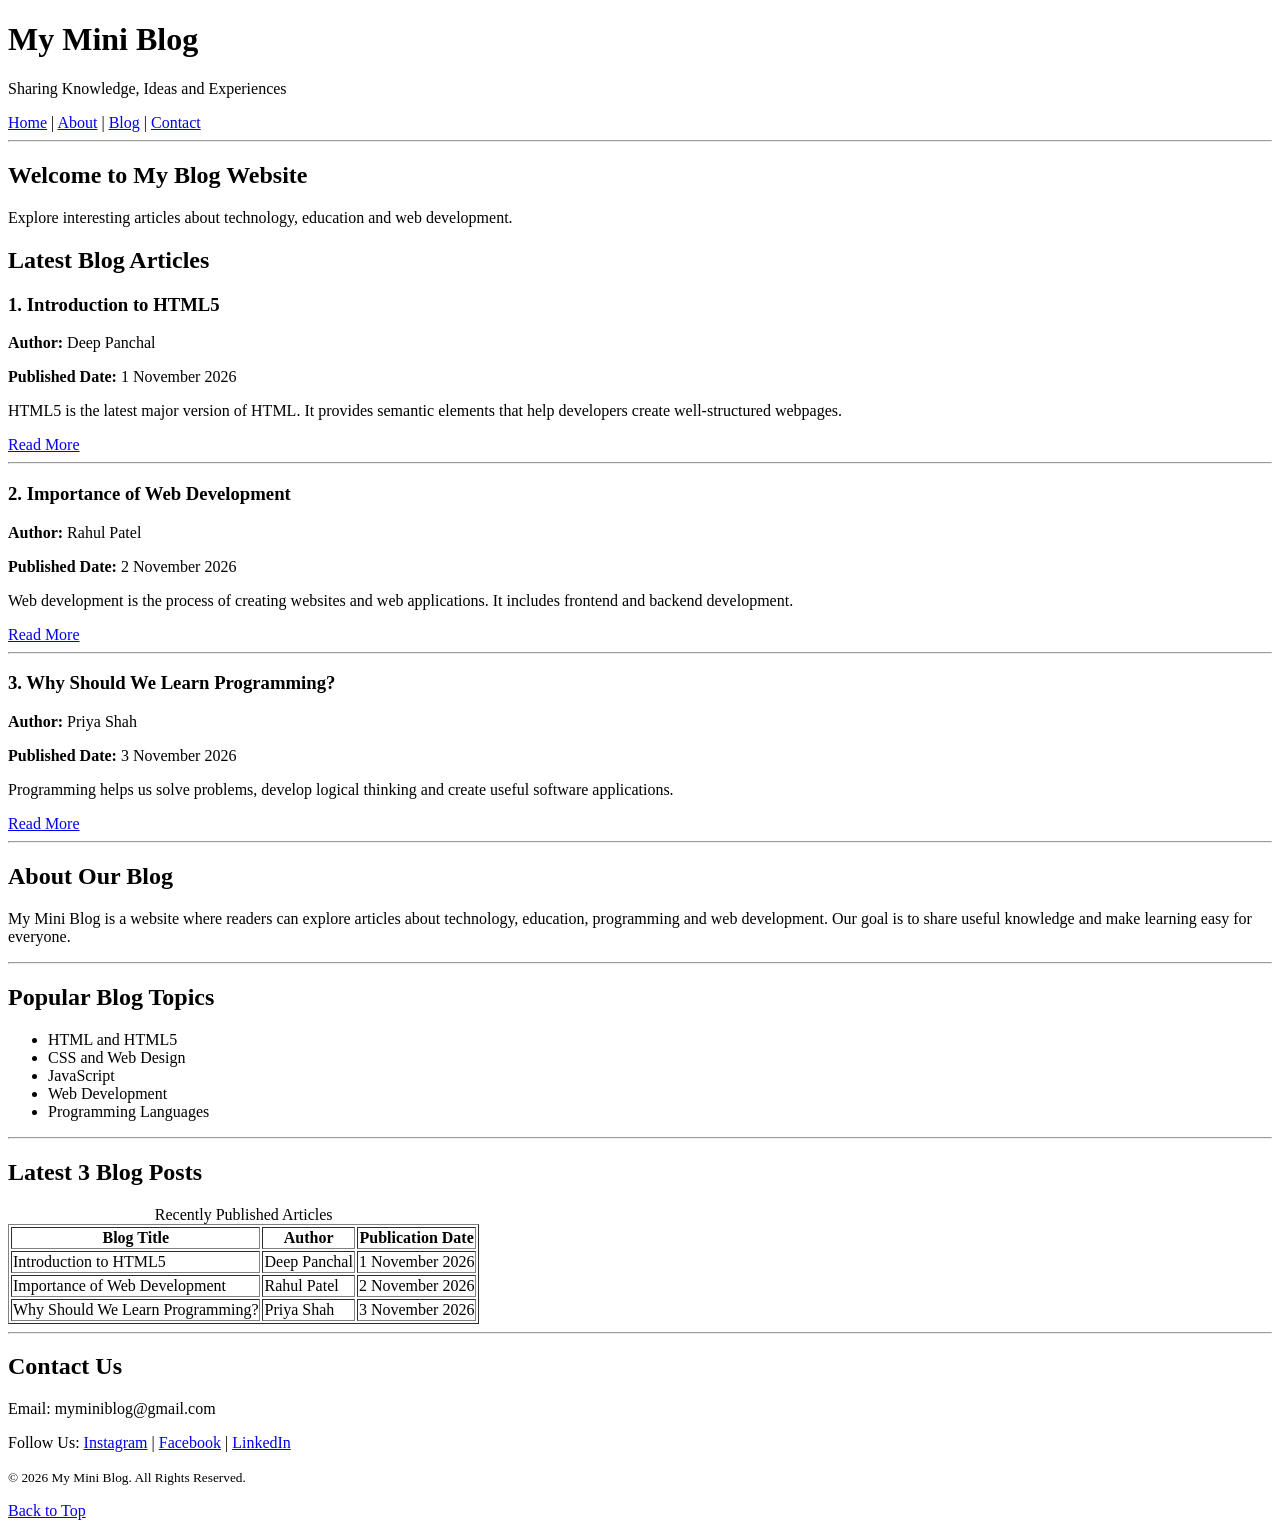
<file: index.html>
<!DOCTYPE html>
<html lang="en">

<head>
    <meta charset="UTF-8">
    <meta name="viewport" content="width=device-width, initial-scale=1.0">
    <title>My Mini Blog Website</title>
</head>

<body>

    <!-- Header Section -->
    <header id="home">

        <h1>My Mini Blog</h1>
        <p>Sharing Knowledge, Ideas and Experiences</p>

        <!-- Navigation Menu -->
        <nav>
            <a href="#home">Home</a> |
            <a href="#about">About</a> |
            <a href="#blog">Blog</a> |
            <a href="#contact">Contact</a>
        </nav>

    </header>

    <hr>

    <!-- Main Content -->
    <main>

        <h2>Welcome to My Blog Website</h2>
        <p>Explore interesting articles about technology,
            education and web development.</p>

        <!-- Blog Articles Section -->
        <section id="blog">

            <h2>Latest Blog Articles</h2>

            <!-- Article 1 -->
            <article>

                <h3>1. Introduction to HTML5</h3>

                <p><strong>Author:</strong> Deep Panchal</p>
                <p><strong>Published Date:</strong>
                    <time datetime="2026-11-01">1 November 2026</time>
                </p>

                <p>
                    HTML5 is the latest major version of HTML.
                    It provides semantic elements that help
                    developers create well-structured webpages.
                </p>

                <a href="https://developer.mozilla.org/en-US/docs/Web/HTML">
                    Read More
                </a>

            </article>

            <hr>

            <!-- Article 2 -->
            <article>

                <h3>2. Importance of Web Development</h3>

                <p><strong>Author:</strong> Rahul Patel</p>
                <p><strong>Published Date:</strong>
                    <time datetime="2026-11-02">2 November 2026</time>
                </p>

                <p>
                    Web development is the process of creating
                    websites and web applications. It includes
                    frontend and backend development.
                </p>

                <a href="https://developer.mozilla.org/en-US/docs/Learn_web_development">
                    Read More
                </a>

            </article>

            <hr>

            <!-- Article 3 -->
            <article>

                <h3>3. Why Should We Learn Programming?</h3>

                <p><strong>Author:</strong> Priya Shah</p>
                <p><strong>Published Date:</strong>
                    <time datetime="2026-11-03">3 November 2026</time>
                </p>

                <p>
                    Programming helps us solve problems,
                    develop logical thinking and create
                    useful software applications.
                </p>

                <a href="https://www.w3schools.com/programming/">
                    Read More
                </a>

            </article>

        </section>

        <hr>

        <!-- About Section -->
        <section id="about">

            <h2>About Our Blog</h2>

            <p>
                My Mini Blog is a website where readers can
                explore articles about technology, education,
                programming and web development.
                Our goal is to share useful knowledge and
                make learning easy for everyone.
            </p>

        </section>

        <hr>

        <!-- Sidebar Section -->
        <aside>

            <h2>Popular Blog Topics</h2>

            <ul>
                <li>HTML and HTML5</li>
                <li>CSS and Web Design</li>
                <li>JavaScript</li>
                <li>Web Development</li>
                <li>Programming Languages</li>
            </ul>

        </aside>

        <hr>

        <!-- Latest Blog Posts Table -->
        <section>

            <h2>Latest 3 Blog Posts</h2>

            <table border="1">

                <caption>Recently Published Articles</caption>

                <thead>
                    <tr>
                        <th>Blog Title</th>
                        <th>Author</th>
                        <th>Publication Date</th>
                    </tr>
                </thead>

                <tbody>
                    <tr>
                        <td>Introduction to HTML5</td>
                        <td>Deep Panchal</td>
                        <td>1 November 2026</td>
                    </tr>

                    <tr>
                        <td>Importance of Web Development</td>
                        <td>Rahul Patel</td>
                        <td>2 November 2026</td>
                    </tr>

                    <tr>
                        <td>Why Should We Learn Programming?</td>
                        <td>Priya Shah</td>
                        <td>3 November 2026</td>
                    </tr>
                </tbody>

            </table>

        </section>

    </main>

    <hr>

    <!-- Footer Section -->
    <footer id="contact">

        <h2>Contact Us</h2>

        <p>Email: myminiblog@gmail.com</p>

        <p>
            Follow Us:
            <a href="https://www.instagram.com/">Instagram</a> |
            <a href="https://www.facebook.com/">Facebook</a> |
            <a href="https://www.linkedin.com/">LinkedIn</a>
        </p>

        <p>
            <small>
                &copy; 2026 My Mini Blog. All Rights Reserved.
            </small>
        </p>

        <a href="#home">Back to Top</a>

    </footer>

</body>
</html>
</file>
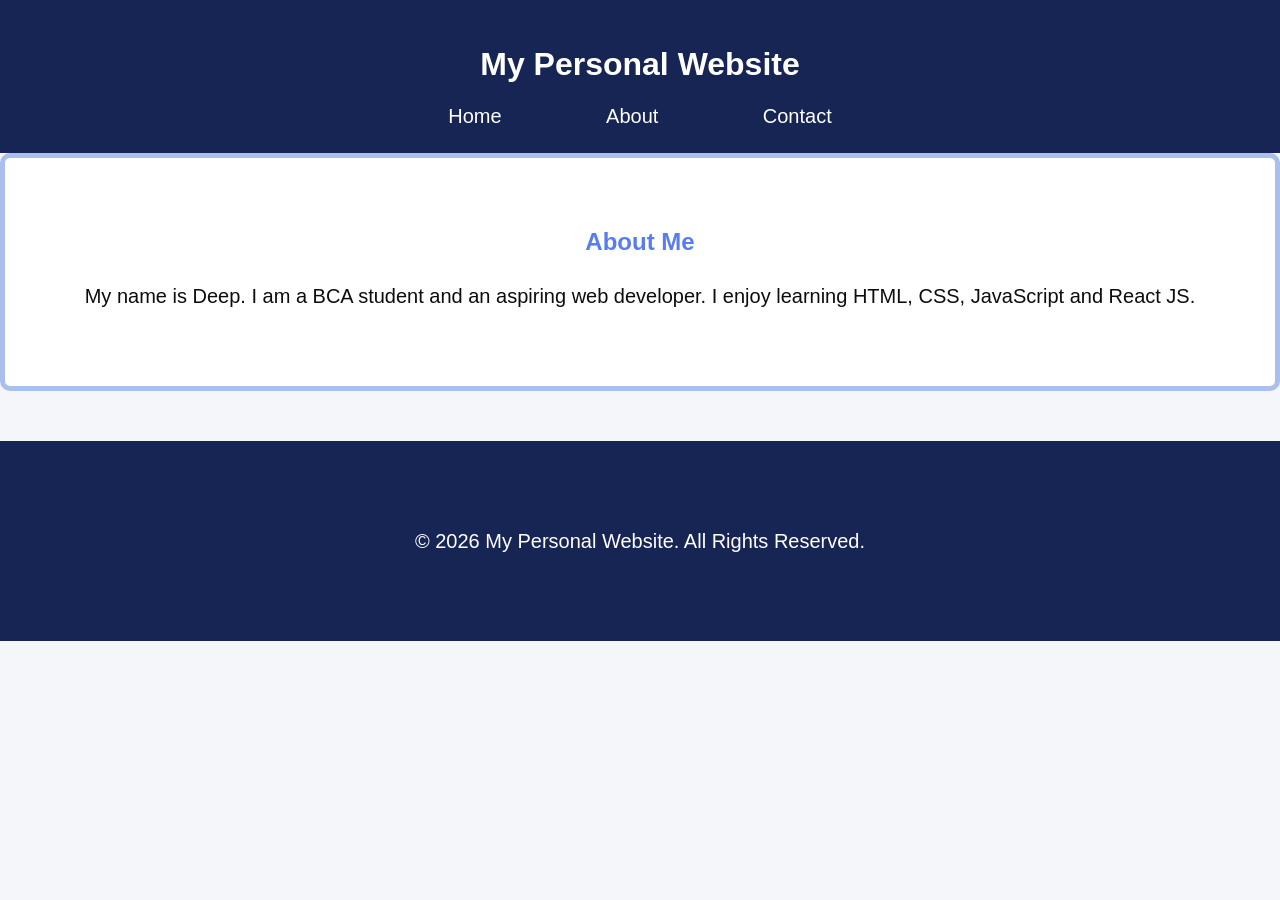
<file: about.html>
<!DOCTYPE html>
<html>
    <head>
        <title>About</title>
        <style>
            *{
    box-sizing: border-box;
}

/* Body styling */
body {
    margin: 0;
    font-family: Arial, sans-serif;
    background-color: #f4f6f9;
    color: #0d0d0d;
}

/* Header styling */
header {
    background-color: #172554;
    color: white;
    text-align: center;
    padding: 25px;
}

/* Navigation styling */
nav {
    margin-top: 15px;
}

nav a {
    color: white;
    text-decoration: none;
    margin:  50px;
    font-size: 20px;
}

nav a:hover {
    color: #facc15;
}

/* Main section */
main {
    width: 85%;
    max-width:1000px;
    margin: 30px auto;
}

/* Common section styling */
section {
    background-color: white;
    padding: 50px;
    margin-bottom: 50px;
    border: 5px solid #aabfed;
    border-radius: 10px;
}

/* Section headings */
h2 {
    color: #597df1;
    text-align: center;
}

/* Paragraph styling */
p {
    font-size: 20px;
    line-height: 2.0;
    text-align: center;
}

/* Contact form */
form {
    max-width: 550px;
    margin: 20px auto;
}

/* Label styling */
label {
    display: block;
    margin-bottom: 8px;
    font-weight: bold;
}

/* Input and textarea styling */
input,
textarea {
    width: 80%;
    padding: 50px;
    margin-bottom: 18px;
    border: 3px solid #bcd1ff;
    border-radius: 5px;
    font-size: 15px;
}

/* Input focus effect */
input:focus,
textarea:focus {
    outline: none;
    border-color: #2563eb;
}

/* Button styling */
button {
    background-color: #2563eb;
    color: white;
    border: 3px solid rgb(130, 177, 237);
    padding: 12px 25px;
    border-radius: 15px;
    cursor: pointer;
    font-size: 16px;
    
}

button:hover {
    background-color: #829bec;
}

/* Footer styling */
footer {
    background-color: #172554;
    color: white;
    padding: 60px;
    text-align: center;
}

/* Mobile responsive design */
@media (max-width: 600px) {

    main {
        width: 92%;
    }

    nav a {
        display: inline-block;
        margin: 8px;
    }

    header {
        padding: 18px;
    }

    section {
        padding: 18px;
    }
}

        </style>
</head>
<body>
     <header>
        <h1>My Personal Website</h1>

        <!-- Navigation Section -->
        <nav>
           
             <a href="indexday4.html">Home</a>
            <a href="about.html">About</a>
            <a href="contact.html">Contact</a>
        </nav>
    </header>

     <!-- About Section -->
        <section id="about" class="about">
            <h2>About Me</h2>
            <p>
                My name is Deep. I am a BCA student and
                an aspiring web developer. I enjoy learning
                HTML, CSS, JavaScript and React JS.
            </p>
        </section>
         <!-- Footer Section -->
    <footer>
        <p>&copy; 2026 My Personal Website. All Rights Reserved.</p>
    </footer>


</body>
</html>
</file>
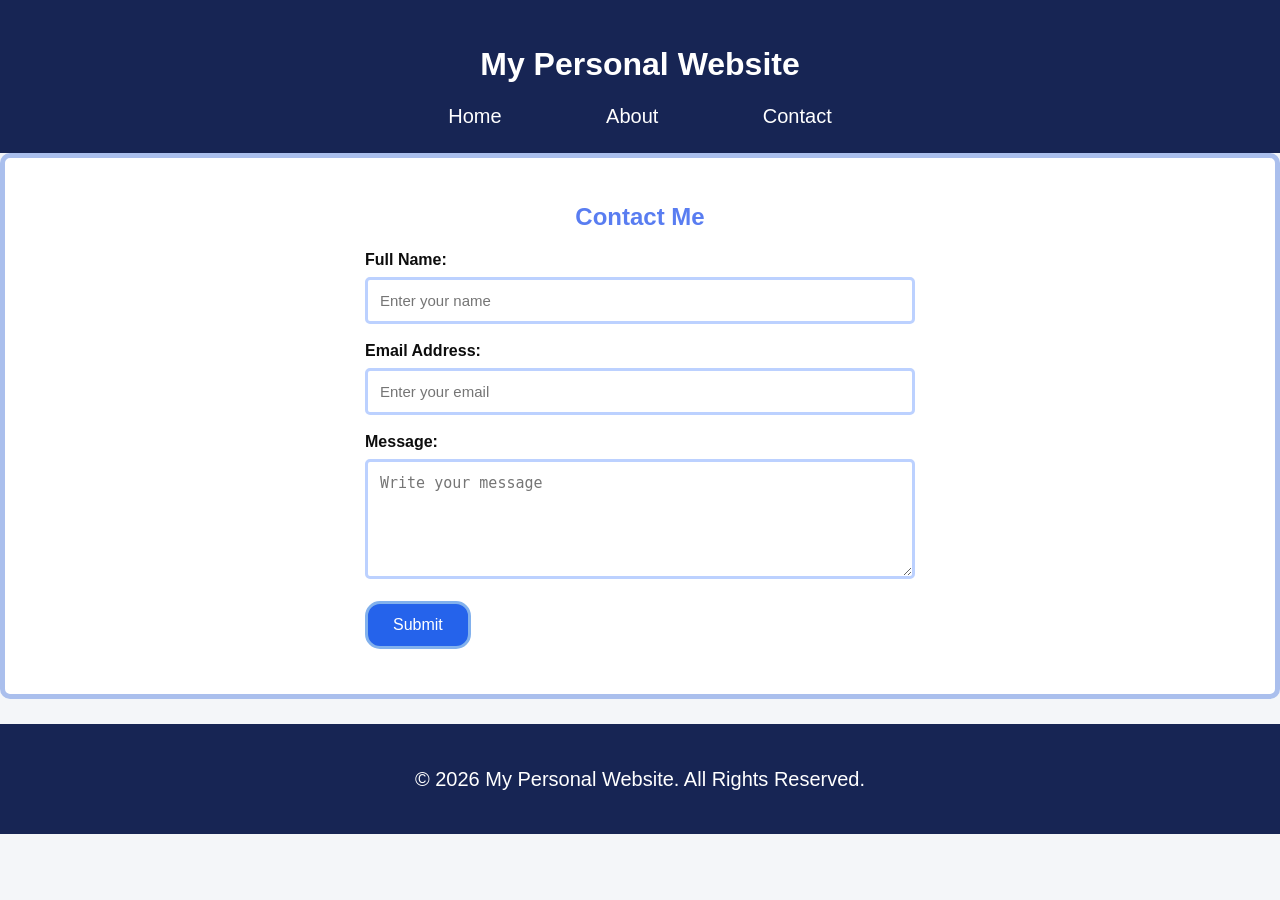
<file: contact.html>
<!DOCTYPE html>
<html>
    <head>
        <title>About</title>
        <style>
            *{
    box-sizing: border-box;
}

/* Body styling */
body {
    margin: 0;
    font-family: Arial, sans-serif;
    background-color: #f4f6f9;
    color: #0d0d0d;
}

/* Header styling */
header {
    background-color: #172554;
    color: white;
    text-align: center;
    padding: 25px;
}

/* Navigation styling */
nav {
    margin-top: 15px;
}

nav a {
    color: white;
    text-decoration: none;
    margin:  50px;
    font-size: 20px;
}

nav a:hover {
    color: #facc15;
}

/* Main section */
main {
    width: 85%;
    max-width:1000px;
    margin: 30px auto;
}

/* Common section styling */
section {
    background-color: white;
    padding: 25px;
    margin-bottom: 25px;
    border: 5px solid #aabfed;
    border-radius: 10px;
}

/* Section headings */
h2 {
    color: #597df1;
    text-align: center;
}

/* Paragraph styling */
p {
    font-size: 20px;
    line-height: 2.0;
    text-align: center;
}

/* Contact form */
form {
    max-width: 550px;
    margin: 20px auto;
}

/* Label styling */
label {
    display: block;
    margin-bottom: 8px;
    font-weight: bold;
}

/* Input and textarea styling */
input,
textarea {
    width: 100%;
    padding: 12px;
    margin-bottom: 18px;
    border: 3px solid #bcd1ff;
    border-radius: 5px;
    font-size: 15px;
}

/* Input focus effect */
input:focus,
textarea:focus {
    outline: none;
    border-color: #2563eb;
}

/* Button styling */
button {
    background-color: #2563eb;
    color: white;
    border: 3px solid rgb(130, 177, 237);
    padding: 12px 25px;
    border-radius: 15px;
    cursor: pointer;
    font-size: 16px;
    
}

button:hover {
    background-color: #829bec;
}

/* Footer styling */
footer {
    background-color: #172554;
    color: white;
    padding: 15px;
    text-align: center;
}

/* Mobile responsive design */
@media (max-width: 600px) {

    main {
        width: 92%;
    }

    nav a {
        display: inline-block;
        margin: 8px;
    }

    header {
        padding: 18px;
    }

    section {
        padding: 18px;
    }
}

        </style>
</head>
<body>
     <header>
        <h1>My Personal Website</h1>

        <!-- Navigation Section -->
        <nav>
            <a href="indexday4.html">Home</a>
            <a href="about.html">About</a>
            <a href="contact.html">Contact</a>
        </nav>
    </header>
 <!-- Contact Form Section -->
        <section id="contact" class="contact">
            <h2>Contact Me</h2>

            <form action="" method="get">

                <label for="name">Full Name:</label>
                <input type="text" id="name"
                       name="name" placeholder="Enter your name"
                       required>

                <label for="email">Email Address:</label>
                <input type="email" id="email"
                       name="email" placeholder="Enter your email"
                       required>

                <label for="message">Message:</label>
                <textarea id="message" name="message"
                          rows="5" placeholder="Write your message"
                          required></textarea>

                <button type="submit" onclick="location.reload()">Submit</button>

            </form>
        </section>

    </main>

        <footer>
        <p>&copy; 2026 My Personal Website. All Rights Reserved.</p>
    </footer>


</body>
</html>
</file>
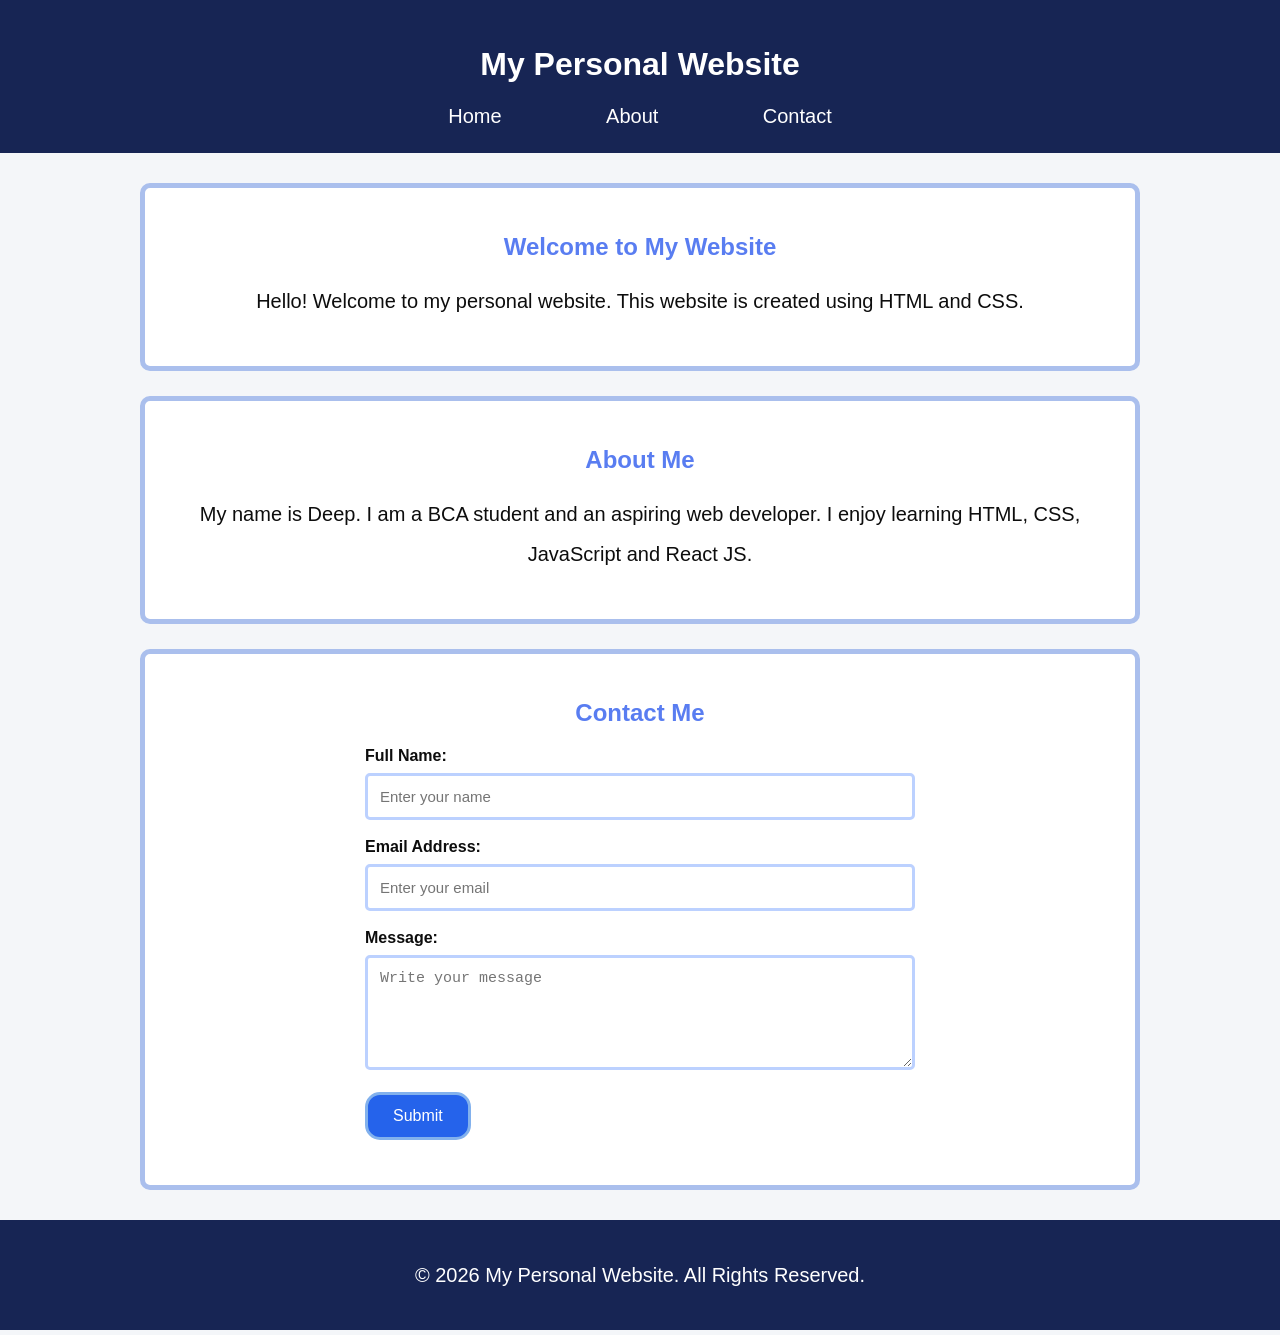
<file: indexday4.html>
<!DOCTYPE html>
<html lang="en">
<head>
    <meta charset="UTF-8">
    <meta name="viewport" content="width=device-width, initial-scale=1.0">
    <title>My Personal Website</title>

    <style>

/* Apply to all elements */
* {
    box-sizing: border-box;
}

/* Body styling */
body {
    margin: 0;
    font-family: Arial, sans-serif;
    background-color: #f4f6f9;
    color: #0d0d0d;
}

/* Header styling */
header {
    background-color: #172554;
    color: white;
    text-align: center;
    padding: 25px;
}

/* Navigation styling */
nav {
    margin-top: 15px;
}

nav a {
    color: white;
    text-decoration: none;
    margin:  50px;
    font-size: 20px;
}

nav a:hover {
    color: #facc15;
}

/* Main section */
main {
    width: 85%;
    max-width:1000px;
    margin: 30px auto;
}

/* Common section styling */
section {
    background-color: white;
    padding: 25px;
    margin-bottom: 25px;
    border: 5px solid #aabfed;
    border-radius: 10px;
}

/* Section headings */
h2 {
    color: #597df1;
    text-align: center;
}

/* Paragraph styling */
p {
    font-size: 20px;
    line-height: 2.0;
    text-align: center;
}

/* Contact form */
form {
    max-width: 550px;
    margin: 20px auto;
}

/* Label styling */
label {
    display: block;
    margin-bottom: 8px;
    font-weight: bold;
}

/* Input and textarea styling */
input,
textarea {
    width: 100%;
    padding: 12px;
    margin-bottom: 18px;
    border: 3px solid #bcd1ff;
    border-radius: 5px;
    font-size: 15px;
}

/* Input focus effect */
input:focus,
textarea:focus {
    outline: none;
    border-color: #2563eb;
}

/* Button styling */
button {
    background-color: #2563eb;
    color: white;
    border: 3px solid rgb(130, 177, 237);
    padding: 12px 25px;
    border-radius: 15px;
    cursor: pointer;
    font-size: 16px;
    
}

button:hover {
    background-color: #829bec;
}

/* Footer styling */
footer {
    background-color: #172554;
    color: white;
    padding: 15px;
    text-align: center;
}

/* Mobile responsive design */
@media (max-width: 600px) {

    main {
        width: 92%;
    }

    nav a {
        display: inline-block;
        margin: 8px;
    }

    header {
        padding: 18px;
    }

    section {
        padding: 18px;
    }
}

    </style>
</head>

<body>

    <!-- Header Section -->
    <header>
        <h1>My Personal Website</h1>

        <!-- Navigation Section -->
        <nav>
            <a href="#home">Home</a>
            <a href="#about">About</a>
            <a href="#contact">Contact</a>
        </nav>
    </header>

    <!-- Main Section -->
    <main>

        <!-- Home Section -->
        <section id="home" class="home">
            <h2>Welcome to My Website</h2>
            <p>
                Hello! Welcome to my personal website.
                This website is created using HTML and CSS.
            </p>
        </section>

        <!-- About Section -->
        <section id="about" class="about">
            <h2>About Me</h2>
            <p>
                My name is Deep. I am a BCA student and
                an aspiring web developer. I enjoy learning
                HTML, CSS, JavaScript and React JS.
            </p>
        </section>

        <!-- Contact Form Section -->
        <section id="contact" class="contact">
            <h2>Contact Me</h2>

            <form action="" method="get">

                <label for="name">Full Name:</label>
                <input type="text" id="name"
                       name="name" placeholder="Enter your name"
                       required>

                <label for="email">Email Address:</label>
                <input type="email" id="email"
                       name="email" placeholder="Enter your email"
                       required>

                <label for="message">Message:</label>
                <textarea id="message" name="message"
                          rows="5" placeholder="Write your message"
                          required></textarea>

                <button type="submit" onclick="location.reload()">Submit</button>

            </form>
        </section>

    </main>

    <!-- Footer Section -->
    <footer>
        <p>&copy; 2026 My Personal Website. All Rights Reserved.</p>
    </footer>

</body>
</html>
</file>
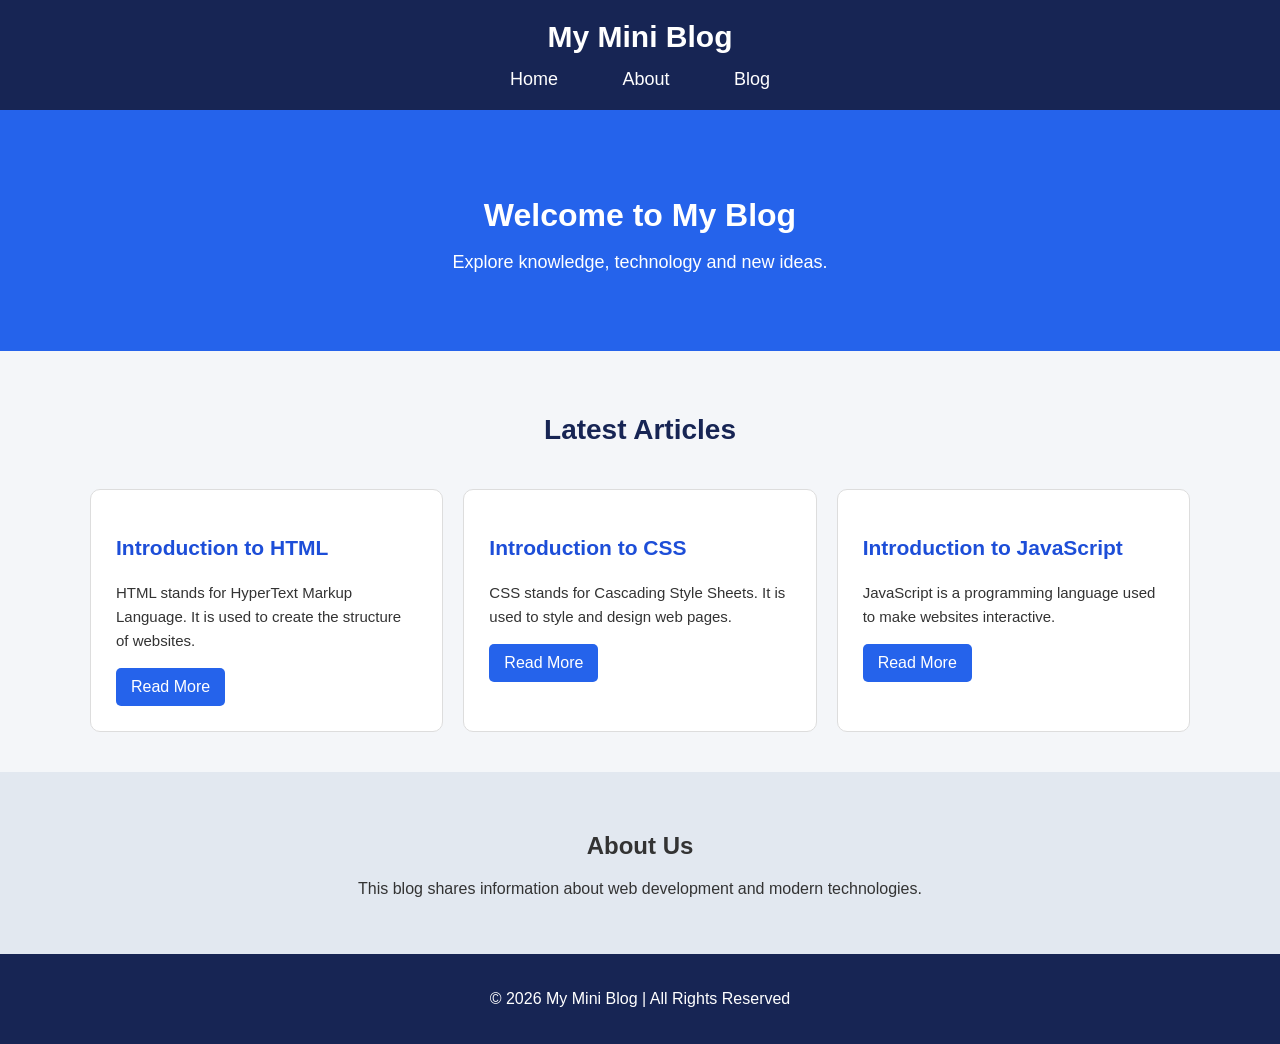
<file: indexday5.html>
<!DOCTYPE html>
<html lang="en">
<head>
    <meta charset="UTF-8">
    <meta name="viewport" content="width=device-width, initial-scale=1.0">
    <title>My Mini Blog</title>

    <style>

/* General Styling */

* {
    box-sizing: border-box;
}

body {
    margin: 0;
    padding: 0;
    font-family: Arial, sans-serif;
    background-color: #f4f6f9;
    color: #333333;
}

/* Header */

header {
    background-color: #172554;
    color: white;
    padding: 20px;
    text-align: center;
}

header h1 {
    margin: 0 0 15px;
    font-size: 30px;
}

/* Navigation */

nav a {
    color: white;
    text-decoration: none;
    margin: 30px;
    font-size: 18px;
}

nav a:hover {
    color: #0980ff;
}

/* Hero Section */

.hero {
    background-color: #2563eb;
    color: white;
    text-align: center;
    padding: 60px 20px;
}

.hero h2 {
    font-size: 32px;
    margin-bottom: 10px;
}

.hero p {
    font-size: 18px;
}

/* Blog Section */

.blog {
    padding: 40px 20px;
    text-align: center;
}

.blog h2 {
    font-size: 28px;
    color: #172554;
}

/* Container */

.container {
    width: 90%;
    max-width: 1100px;
    margin: auto;
    display: flex;
    justify-content: center;
    gap: 20px;
}

/* Blog Cards */

.card {
    background-color: white;
    width: 33.33%;
    padding: 25px;
    border: 1px solid #dddddd;
    border-radius: 10px;
    margin-top: 20px;
    text-align: left;
}

.card h3 {
    color: #1d4ed8;
    font-size: 21px;
}

.card p {
    font-size: 15px;
    line-height: 1.6;
}

.card a {
    display: inline-block;
    background-color: #2563eb;
    color: white;
    padding: 10px 15px;
    text-decoration: none;
    border-radius: 5px;
}

.card a:hover {
    background-color: #172554;
}

/* About Section */

.about {
    background-color: #e2e8f0;
    padding: 40px 20px;
    text-align: center;
}

/* Footer */

footer {
    background-color: #172554;
    color: white;
    padding: 20px;
    text-align: center;
}

/* Responsive Design */

@media (max-width: 600px) {

    nav a {
        display: inline-block;
        margin: 8px;
    }

    .container {
        flex-direction: column;
        width: 100%;
    }

    .card {
        width: 100%;
    }

    .hero h2 {
        font-size: 24px;
    }

    .hero p {
        font-size: 15px;
    }
}

    </style>
</head>
<body>

    <header>
        <h1>My Mini Blog</h1>

        <nav>
            <a href="#home">Home</a>
            <a href="#about">About</a>
            <a href="#blog">Blog</a>
           
        </nav>
    </header>

    <main>

        <section class="hero" id="home">
            <h2>Welcome to My Blog</h2>
            <p>Explore knowledge, technology and new ideas.</p>
        </section>

        <section class="blog" id="blog">
            <h2>Latest Articles</h2>

            <div class="container">

                <article class="card">
                    <h3>Introduction to HTML</h3>
                    <p>
                        HTML stands for HyperText Markup Language.
                        It is used to create the structure of websites.
                    </p>
                    <a href="#">Read More</a>
                </article>

                <article class="card">
                    <h3>Introduction to CSS</h3>
                    <p>
                        CSS stands for Cascading Style Sheets.
                        It is used to style and design web pages.
                    </p>
                    <a href="#">Read More</a>
                </article>

                <article class="card">
                    <h3>Introduction to JavaScript</h3>
                    <p>
                        JavaScript is a programming language
                        used to make websites interactive.
                    </p>
                    <a href="#">Read More</a>
                </article>

            </div>
        </section>

        <section class="about" id="about">
            <h2>About Us</h2>
            <p>
                This blog shares information about web development
                and modern technologies.
            </p>
        </section>

    </main>

    <footer id="contact">
        <p>© 2026 My Mini Blog | All Rights Reserved</p>
    </footer>

</body>
</html>
</file>
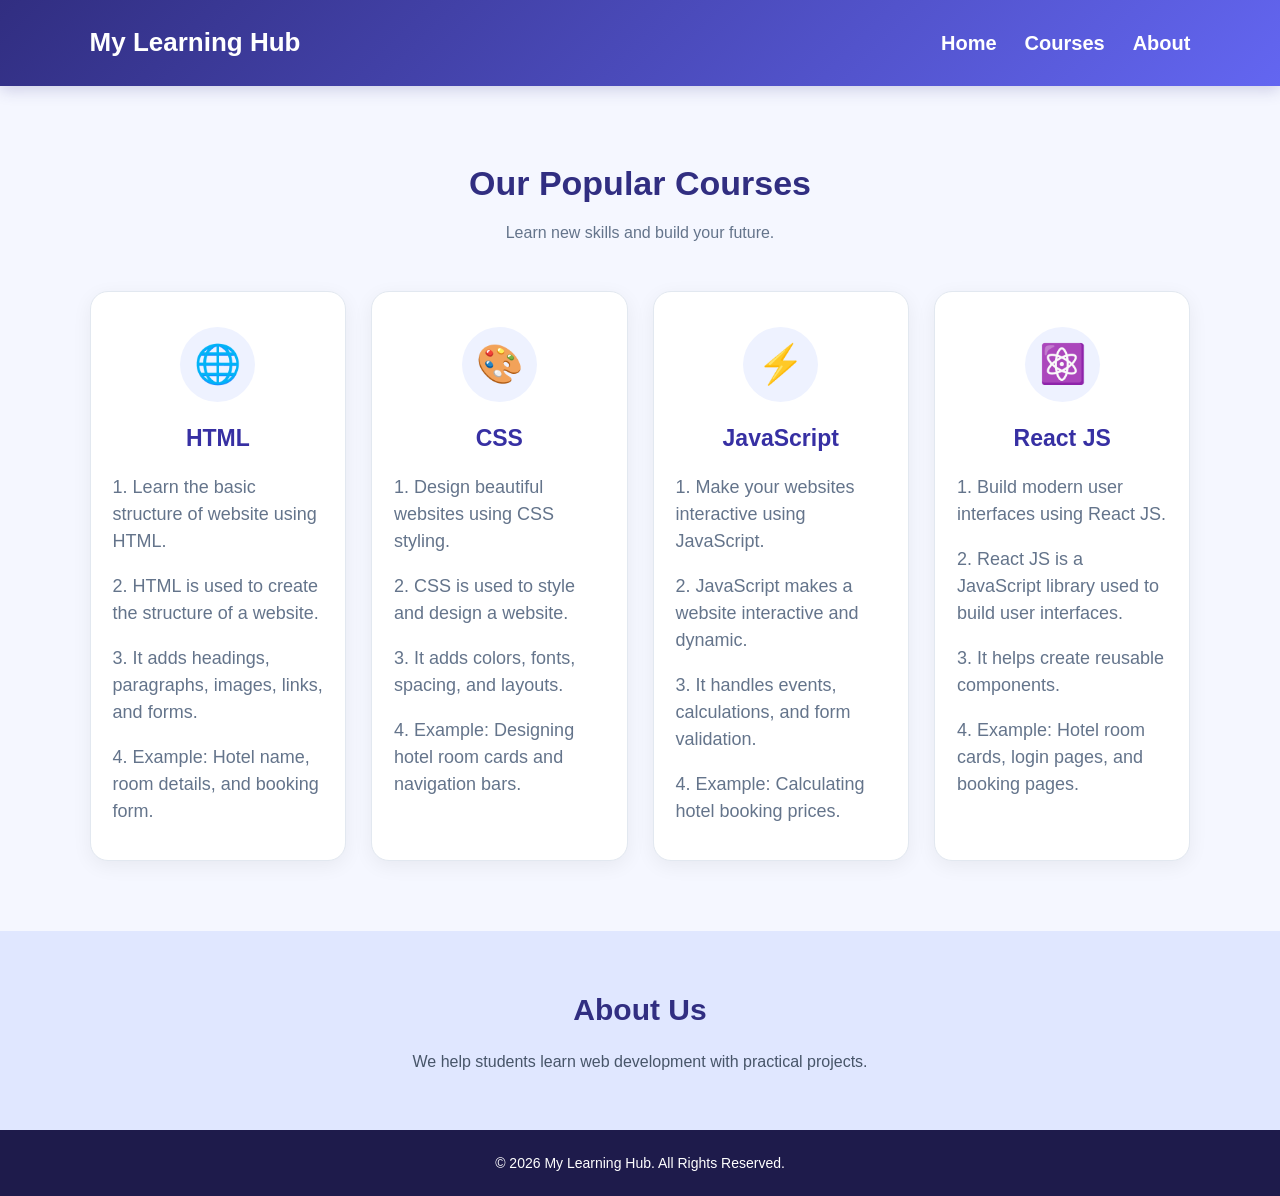
<file: indexday6.html>
<!DOCTYPE html>
<html lang="en">
<head>
    <meta charset="UTF-8">
    <meta name="viewport" content="width=device-width, initial-scale=1.0">

    <title>Responsive Card Layout</title>

    
    <style>

/* ===== GLOBAL STYLING ===== */
* {
    margin: 0;
    padding: 0;
    box-sizing: border-box;
}

html {
    scroll-behavior: smooth;
}

body {
    font-family: 'Segoe UI', Arial, sans-serif;
    background: #f5f7ff;
    color: #1e293b;
    line-height: 1.6;
}

/* ===== HEADER ===== */
header {
    background: linear-gradient(135deg, #312e81, #6366f1);
    color: white;
    padding: 22px 7%;

    display: flex;
    justify-content: space-between;
    align-items: center;
    flex-wrap: wrap;
    gap: 15px;

    box-shadow: 0 4px 15px rgba(49, 46, 129, 0.2);
}

header h1 {
    font-size: 26px;
    font-weight: 700;
}

/* ===== NAVIGATION ===== */
nav {
    display: flex;
    align-items: center;
    gap: 28px;
}

nav a {
    color: white;
    text-decoration: none;
    font-size: 20px;
    font-weight: 600;
    transition: 0.3s;
}

nav a:hover {
    color: #fde68a;
    transform: translateY(-3px);
}

/* ===== COURSES SECTION ===== */
.courses {
    padding: 70px 7%;
    text-align: center;
}

.courses h2 {
    font-size: 34px;
    color: #312e81;
    margin-bottom: 10px;
}

.subtitle {
    color: #64748b;
    font-size: 16px;
    margin-bottom: 45px;
}

/* ===== CARD CONTAINER ===== */
.card-container {
    display: grid;
    grid-template-columns: repeat(4, 1fr);
    gap: 25px;

    max-width: 1200px;
    margin: auto;
}

/* ===== INDIVIDUAL CARD ===== */
.card {
    background: white;
    padding: 35px 22px;
    border-radius: 18px;

    display: flex;
    flex-direction: column;
    align-items: center;
    gap: 18px;

    box-shadow: 0 5px 20px rgba(0, 0, 0, 0.06);

    border: 1px solid #e2e8f0;

    transition: all 0.3s ease;
}

/* CARD HOVER EFFECT */
.card:hover {
    transform: translateY(-10px);
    box-shadow: 0 15px 30px rgba(99, 102, 241, 0.18);
    border-color: #818cf8;
}

/* CARD ICON */
.card-icon {
    width: 75px;
    height: 75px;

    display: flex;
    justify-content: center;
    align-items: center;

    background: #eef2ff;
    border-radius: 50%;

    font-size: 38px;
}

/* CARD HEADING */
.card h3 {
    font-size: 23px;
    color: #3730a3;
}

/* CARD DESCRIPTION */
.card p {
    color: #64748b;
    font-size: 18px;
    line-height: 1.5;
    text-align: left;
}

/* CARD BUTTON */
.card a {
    display: inline-block;
    background: linear-gradient(135deg, #4f46e5, #7c3aed);

    color: white;
    text-decoration: none;

    padding: 11px 25px;
    border-radius: 8px;

    font-size: 14px;
    font-weight: 600;

    transition: 0.3s;
}

.card a:hover {
    background: linear-gradient(135deg, #312e81, #4f46e5);
    transform: scale(1.05);
}

/* ===== ABOUT SECTION ===== */
.about {
    background: #e0e7ff;
    text-align: center;
    padding: 55px 20px;
}

.about h2 {
    color: #312e81;
    font-size: 30px;
    margin-bottom: 15px;
}

.about p {
    color: #475569;
    font-size: 16px;
}

/* ===== FOOTER ===== */
footer {
    background: #1e1b4b;
    color: white;
    text-align: center;
    padding: 22px;
    font-size: 14px;
}

/* ===== TABLET RESPONSIVE ===== */
@media (max-width: 992px) {

    .card-container {
        grid-template-columns: repeat(2, 1fr);
    }

    .courses {
        padding: 55px 5%;
    }
}

/* ===== MOBILE RESPONSIVE ===== */
@media (max-width: 600px) {

    header {
        flex-direction: column;
        text-align: center;
        padding: 22px 15px;
    }

    header h1 {
        font-size: 23px;
    }

    nav {
        justify-content: center;
        flex-wrap: wrap;
        gap: 15px;
    }

    .courses {
        padding: 45px 18px;
    }

    .courses h2 {
        font-size: 27px;
    }

    .card-container {
        grid-template-columns: 1fr;
        gap: 20px;
    }

    .card {
        padding: 30px 20px;
    }

    .about {
        padding: 40px 20px;
    }
}

    </style>
</head>
<body>

    <!-- Header -->
    <header>
        <h1>My Learning Hub</h1>

        <nav>
            <a href="#home">Home</a>
            <a href="#courses">Courses</a>
            <a href="#about">About</a>
        </nav>
    </header>

    <!-- Main Section -->
    <main id="home">

        <section class="courses" id="courses">

            <h2>Our Popular Courses</h2>

            <p class="subtitle">
                Learn new skills and build your future.
            </p>

            <div class="card-container">

                <!-- Card 1 -->
                <article class="card">
                    <div class="card-icon">🌐</div>
                    <h3>HTML</h3>
                    <p>1. Learn the basic structure of website using HTML.</p>
                    <p>2. HTML is used to create the structure of a website.</p>
                    <p>3. It adds headings, paragraphs, images, links, and forms.</p>
                    <p>4. Example: Hotel name, room details, and booking form.</p>
                        
                    
                    
                </article>

                <!-- Card 2 -->
                <article class="card">
                    <div class="card-icon">🎨</div>
                    <h3>CSS</h3>
                    <p>1. Design beautiful websites using CSS styling.</p>
                    <p>2. CSS is used to style and design a website.</p>
                    <p>3. It adds colors, fonts, spacing, and layouts.</p>
                    <p>4. Example: Designing hotel room cards and navigation bars. </p>
                    
                </article>

                <!-- Card 3 -->
                <article class="card">
                    <div class="card-icon">⚡</div>
                    <h3>JavaScript</h3>
                    <p>1. Make your websites interactive using JavaScript.</p>
                    <p>2. JavaScript makes a website interactive and dynamic.</p>
                    <p>3. It handles events, calculations, and form validation.</p>
                    <p>4. Example: Calculating hotel booking prices.</p>
                </article>

                <!-- Card 4 -->
                <article class="card">
                    <div class="card-icon">⚛️</div>
                    <h3>React JS</h3>
                    <p>1. Build modern user interfaces using React JS.</p>
                    <p>2. React JS is a JavaScript library used to build user interfaces.</p>
                    <p>3. It helps create reusable components.</p>
                    <p>4. Example: Hotel room cards, login pages, and booking pages.</p>
                    
                </article>

            </div>
        </section>

        <section class="about" id="about">
            <h2>About Us</h2>
            <p>
                We help students learn web development
                with practical projects.
            </p>
        </section>

    </main>

    <!-- Footer -->
    <footer id="contact">
        <p>© 2026 My Learning Hub. All Rights Reserved.</p>
    </footer>

</body>
</html>
</file>
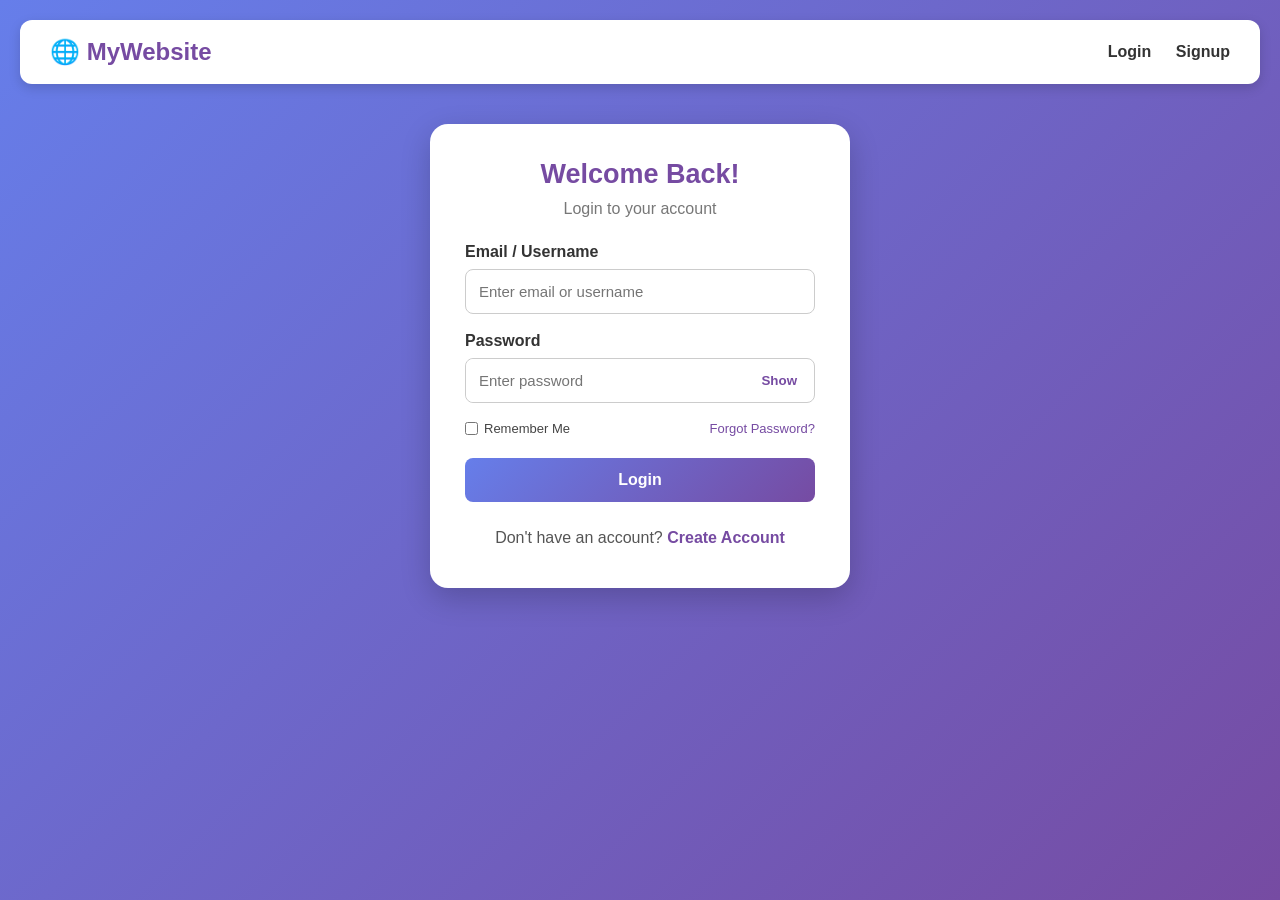
<file: login.html>
<!DOCTYPE html>
<html lang="en">
<head>
    <meta charset="UTF-8">
    <meta name="viewport" content="width=device-width, initial-scale=1.0">
    <title>Login - MyWebsite</title>
    <link rel="stylesheet" href="style.css">
</head>
<body>

    <header>
        <h2>🌐 MyWebsite</h2>

        <nav>
            <a href="login.html">Login</a>
            <a href="signup.html">Signup</a>
        </nav>
    </header>

    <div class="container">

        <h1>Welcome Back!</h1>
        <p class="subtitle">Login to your account</p>

        <form onsubmit="return login()">

            <label>Email / Username</label>
            <input type="text" id="loginEmail"
                   placeholder="Enter email or username" required>

            <label>Password</label>
            <div class="password-box">
                <input type="password" id="loginPassword"
                       placeholder="Enter password" minlength="6" required>
                <button type="button" class="show-btn"
                        onclick="togglePassword('loginPassword', this)">
                    Show
                </button>
            </div>

            <div class="remember">
                <label>
                    <input type="checkbox" id="remember">
                    Remember Me
                </label>

                <a href="#" onclick="forgotPassword(event)">
                    Forgot Password?
                </a>
            </div>

            <button type="submit" class="main-btn">Login</button>

        </form>

        <p class="bottom-text">
            Don't have an account?
            <a href="signup.html">Create Account</a>
        </p>

    </div>

    <script src="script.js"></script>
</body>
</html>
</file>
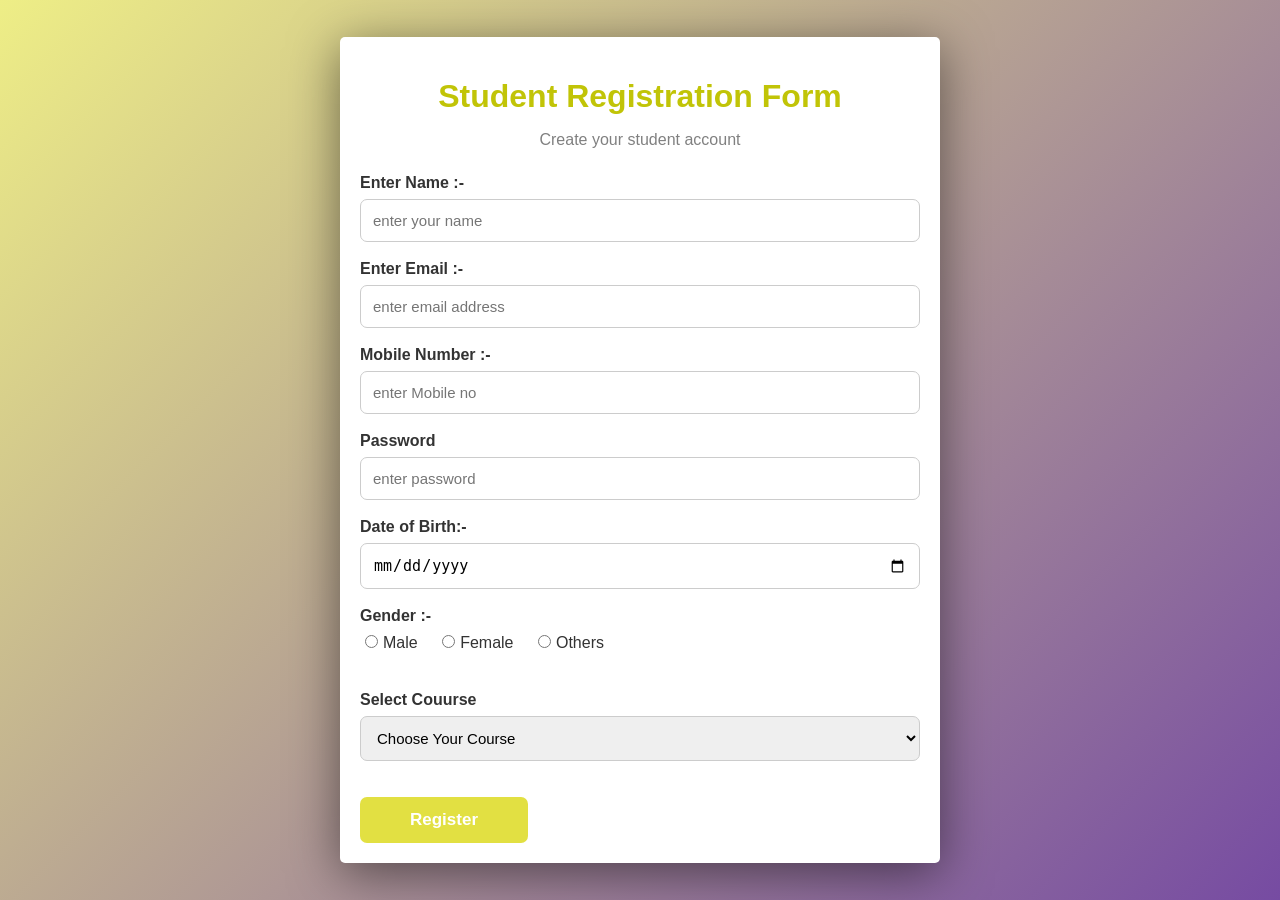
<file: register.html>
<!DOCTYPE html>
<html>
    <head>
    <meta charset="UTF-8">
    <meta name="viewport" content="width=device-width, initial-scale=1.0">
    <title>Student Registration Form</title>

    <style>
        /* General styling */
        * {
            box-sizing: border-box;
        }

        body {
            margin: 0;
            font-family: Arial, sans-serif;
            background: linear-gradient(135deg, #eeee86, #764ba2);
            min-height: 100vh;
            display: flex;
            justify-content: center;
            align-items: center;
            padding: 25px;
        }

        /* Form card */
        .container {
            background-color: rgb(255, 255, 255);
            width: 100%;
            max-width: 600px;
            padding: 20px;
            border-radius: 5px;
            box-shadow: 0 10px 50px rgba(0,0,0,0.5);
        }

        /* Heading */
        h1 {
            text-align: center;
            color: #c1c407;
            margin-bottom: 10px;
        }

        .subtitle {
            text-align: center;
            color: gray;
            margin-bottom: 25px;
        }

        /* Labels */
        label {
            display: block;
            margin-bottom: 7px;
            font-weight: bold;
            color: #333;
        }

        /* Input fields */
        input, select {
            width: 100%;
            padding: 12px;
            margin-bottom: 18px;
            border: 1px solid #ccc;
            border-radius: 7px;
            font-size: 15px;
            transition: 0.1s;
        }

        /* Focus effect */
        input:focus, select:focus {
            outline: none;
            border-color: #92a2eb;
            box-shadow: 0 0 10px rgba(102,126,234,0.15);
        }

        /* Hover effect */
        input:hover, select:hover {
            border-color: #667eea;
        }

        /* Gender section */
        .gender {
            margin-bottom: 18px;
        }

        .gender label {
            display: inline-block;
            font-weight: normal;
            margin-right: 15px;
        }

        .gender input {
            width: auto;
            margin-right: 5px;
        }

        /* Submit button */
        button {
            width: 30%;
            padding: 13px;
            background-color: #e2e042;
            color: white;
            border: none;
            border-radius: 7px;
            font-size: 17px;
            font-weight: bold;
            cursor: pointer;
            transition: 0.1s;
        }
        
        button:hover {
            background-color: #dbfa5d;
            transform: translateY(-2px);
        }

        /* Footer */
        .footer {
            text-align: center;
            color: gray;
            font-size: 13px;
            margin-top: 18px;
        }
    </style>
</head>
<body>

<div class="container">
    <h1>Student Registration Form</h1>
        <p class="subtitle">Create your student account</p>
    <form>
        <label> Enter Name :- </label>
        <input type="text" placeholder="enter your name" required>

        <label> Enter Email :- </label>
        <input type="email" placeholder="enter email address" required>

        <label> Mobile Number :- </label>
        <input type="tel" placeholder="enter Mobile no" required>

        <label> Password </label>
         <input type="password" placeholder="enter password" required>


        <label> Date of Birth:- </label>
        <input type="date" required>

        <label> Gender :- </label>
        <div class="gender">
            <label>
                <input type="radio" name="gender" required>Male
            </label>

            <label>
                <input type="radio" name="gender" required>Female
            </label>

            <label>
                <input type="radio" name="gender" required>Others
            </label>
        
        </div>
        <label>Select Couurse</label>
        <select required?>
            <option value="">Choose Your Course</option>
            <option>Bcom</option>
            <option>Mcom</option>
            <option>Bca</option>
            <option>Mca</option>
            <option>Bsc</option>
            <option>Msc</option>
            <option>Bba</option>
            <option>Mba</option>
        </select><br><br>

       
         <button type="submit">Register</button>

    </form>
    </div>
    </body>
</html>
</file>
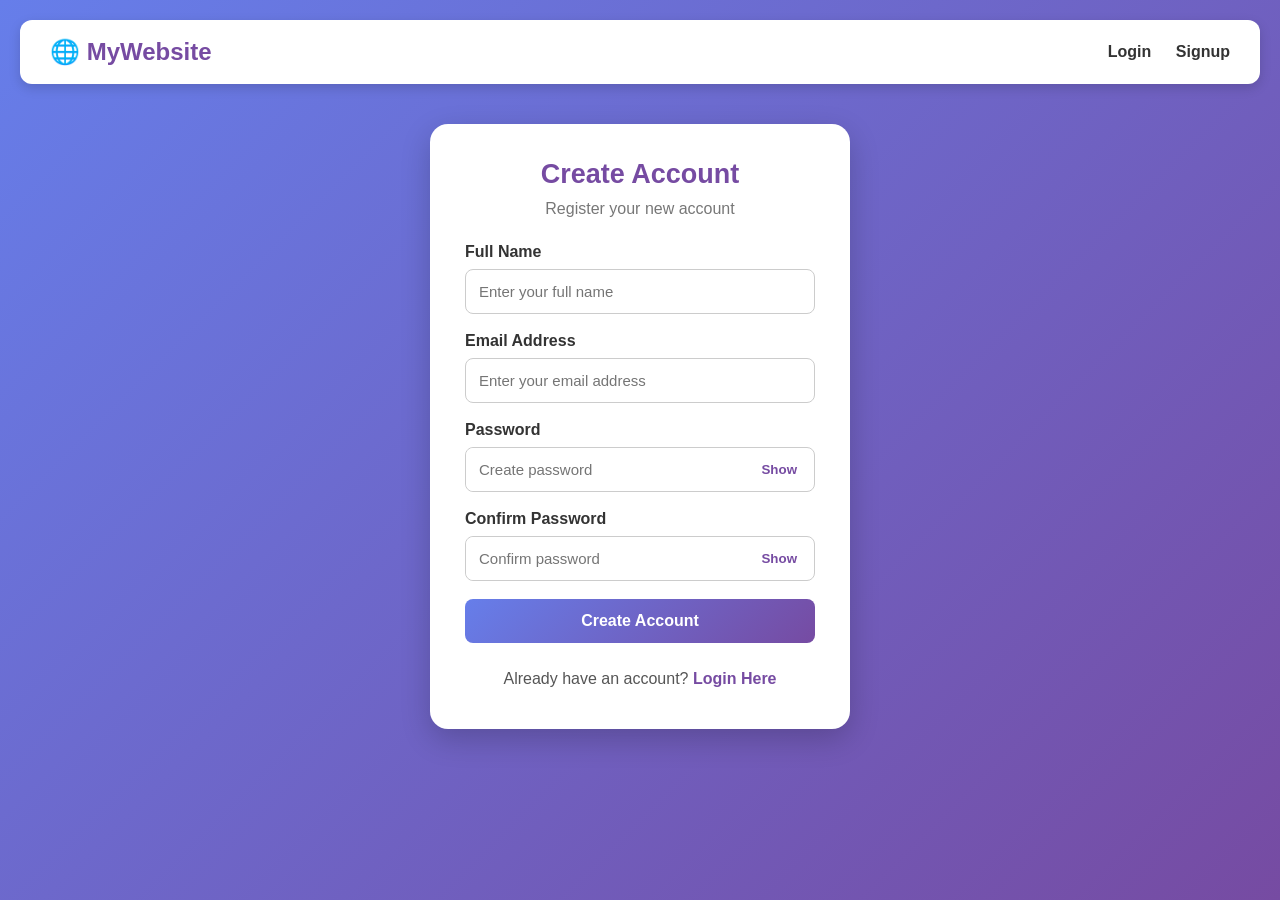
<file: signup.html>
<!DOCTYPE html>
<html lang="en">
<head>
    <meta charset="UTF-8">
    <meta name="viewport" content="width=device-width, initial-scale=1.0">
    <title>Signup - MyWebsite</title>
    <link rel="stylesheet" href="style.css">
</head>
<body>

    <header>
        <h2>🌐 MyWebsite</h2>

        <nav>
            <a href="login.html">Login</a>
            <a href="signup.html">Signup</a>
        </nav>
    </header>

    <div class="container">

        <h1>Create Account</h1>
        <p class="subtitle">Register your new account</p>

        <form onsubmit="return signup()">

            <label>Full Name</label>
            <input type="text" id="fullName"
                   placeholder="Enter your full name" required>

            <label>Email Address</label>
            <input type="email" id="signupEmail"
                   placeholder="Enter your email address" required>

            <label>Password</label>
            <div class="password-box">
                <input type="password" id="signupPassword"
                       placeholder="Create password"
                       minlength="6" required>
                <button type="button" class="show-btn"
                        onclick="togglePassword('signupPassword', this)">
                    Show
                </button>
            </div>

            <label>Confirm Password</label>
            <div class="password-box">
                <input type="password" id="confirmPassword"
                       placeholder="Confirm password"
                       minlength="6" required>
                <button type="button" class="show-btn"
                        onclick="togglePassword('confirmPassword', this)">
                    Show
                </button>
            </div>

            <button type="submit" class="main-btn">
                Create Account
            </button>

        </form>

        <p class="bottom-text">
            Already have an account?
            <a href="login.html">Login Here</a>
        </p>

    </div>

    <script src="script.js"></script>
</body>
</html>
</file>
<file: style.css>
/* Apply to all elements */
* {
    margin: 0;
    padding: 0;
    box-sizing: border-box;
}

/* Body background */
body {
    font-family: Arial, sans-serif;
    background: linear-gradient(135deg, #667eea, #764ba2);
    min-height: 100vh;
    padding: 20px;
}

/* Header */
header {
    background: white;
    padding: 18px 30px;
    border-radius: 12px;

    display: flex;
    justify-content: space-between;
    align-items: center;

    box-shadow: 0 4px 12px rgba(0, 0, 0, 0.15);
    margin-bottom: 40px;
}

/* Website name */
header h2 {
    color: #764ba2;
}

/* Navigation */
nav a {
    text-decoration: none;
    color: #333;
    margin-left: 20px;
    font-weight: bold;
    transition: 0.3s;
}

nav a:hover {
    color: #764ba2;
}

/* Form card */
.container {
    width: 100%;
    max-width: 420px;
    background: white;

    margin: 30px auto;
    padding: 35px;

    border-radius: 18px;
    box-shadow: 0 10px 30px rgba(0, 0, 0, 0.2);
}

/* Heading */
.container h1 {
    text-align: center;
    color: #764ba2;
    margin-bottom: 10px;
    font-size: 27px;
}

/* Subtitle */
.subtitle {
    text-align: center;
    color: #777;
    margin-bottom: 25px;
}

/* Labels */
form > label {
    display: block;
    margin-bottom: 8px;
    color: #333;
    font-weight: bold;
}

/* Text and email inputs */
input[type="text"],
input[type="email"] {
    width: 100%;
    padding: 13px;
    margin-bottom: 18px;

    border: 1px solid #ccc;
    border-radius: 8px;
    font-size: 15px;
    outline: none;
    transition: 0.3s;
}

/* Password input */
.password-box {
    display: flex;
    align-items: center;
    margin-bottom: 18px;
    border: 1px solid #ccc;
    border-radius: 8px;
    transition: 0.3s;
}

.password-box:focus-within {
    border-color: #764ba2;
    box-shadow: 0 0 8px rgba(118, 75, 162, 0.3);
}

.password-box input {
    width: 100%;
    min-width: 0;
    padding: 13px;
    border: none;
    outline: none;
    border-radius: 8px;
    font-size: 15px;
}

/* Show password button */
.show-btn {
    width: auto;
    padding: 8px 12px;
    margin-right: 5px;
    background: white;
    color: #764ba2;
    border: none;
    cursor: pointer;
    font-weight: bold;
}

/* Input focus */
input[type="text"]:focus,
input[type="email"]:focus {
    border-color: #764ba2;
    box-shadow: 0 0 8px rgba(118, 75, 162, 0.3);
}

/* Input hover */
input[type="text"]:hover,
input[type="email"]:hover,
.password-box:hover {
    border-color: #764ba2;
}

/* Remember me section */
.remember {
    display: flex;
    justify-content: space-between;
    align-items: center;
    gap: 8px;
    margin-bottom: 22px;
    font-size: 13px;
}

.remember label {
    display: flex;
    align-items: center;
    gap: 6px;
    color: #444;
}

.remember a {
    color: #764ba2;
    text-decoration: none;
}

.remember a:hover {
    text-decoration: underline;
}

/* Main button */
.main-btn {
    width: 100%;
    padding: 13px;

    background: linear-gradient(135deg, #667eea, #764ba2);
    color: white;

    border: none;
    border-radius: 8px;

    font-size: 16px;
    font-weight: bold;
    cursor: pointer;

    transition: 0.3s;
}

/* Button hover */
.main-btn:hover {
    transform: translateY(-3px);
    box-shadow: 0 6px 15px rgba(118, 75, 162, 0.4);
}

/* Bottom text */
.bottom-text {
    text-align: center;
    margin-top: 22px;
    line-height: 1.8;
    color: #555;
}

.bottom-text a {
    color: #764ba2;
    text-decoration: none;
    font-weight: bold;
}

.bottom-text a:hover {
    text-decoration: underline;
}

/* Mobile responsive design */
@media (max-width: 500px) {

    body {
        padding: 12px;
    }

    header {
        flex-direction: column;
        gap: 15px;
        padding: 18px;
    }

    nav a {
        margin: 0 10px;
    }

    .container {
        padding: 25px 20px;
        margin: 20px auto;
    }

    .remember {
        font-size: 12px;
    }
}
</file>
